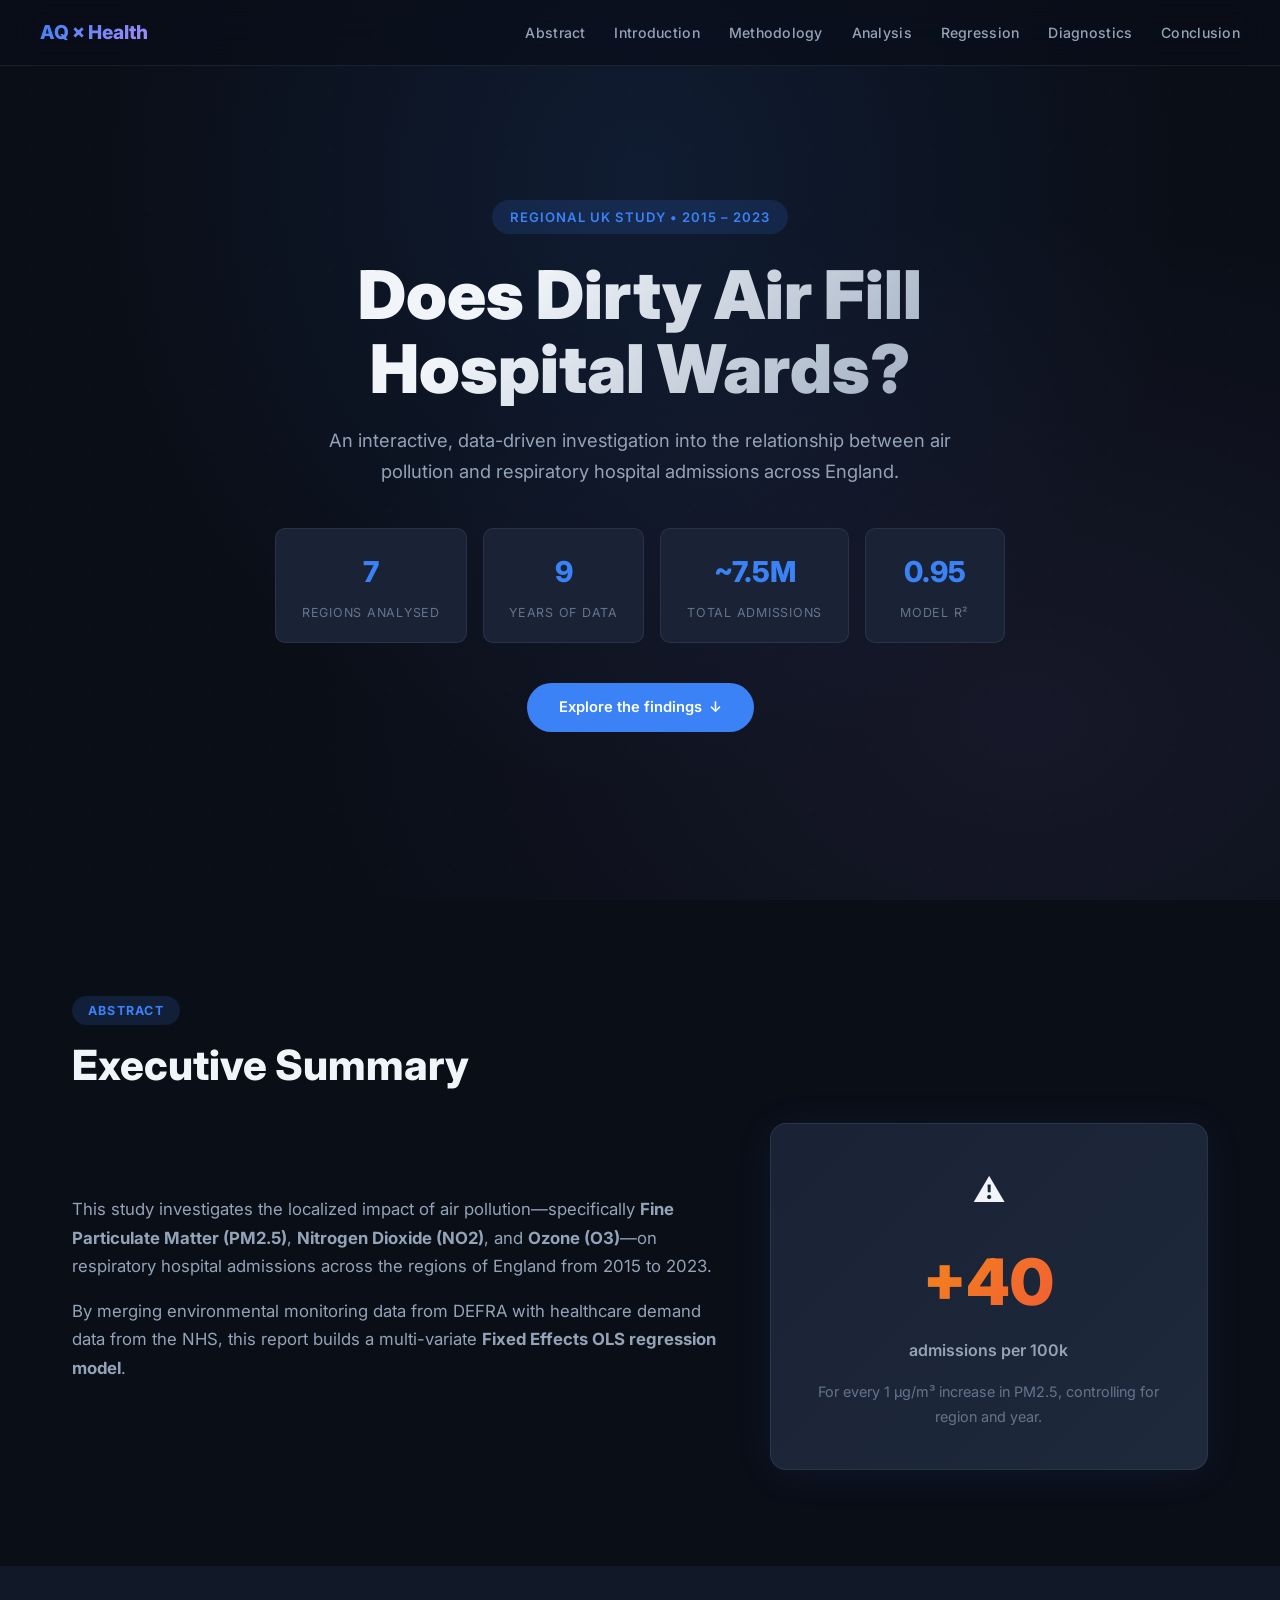
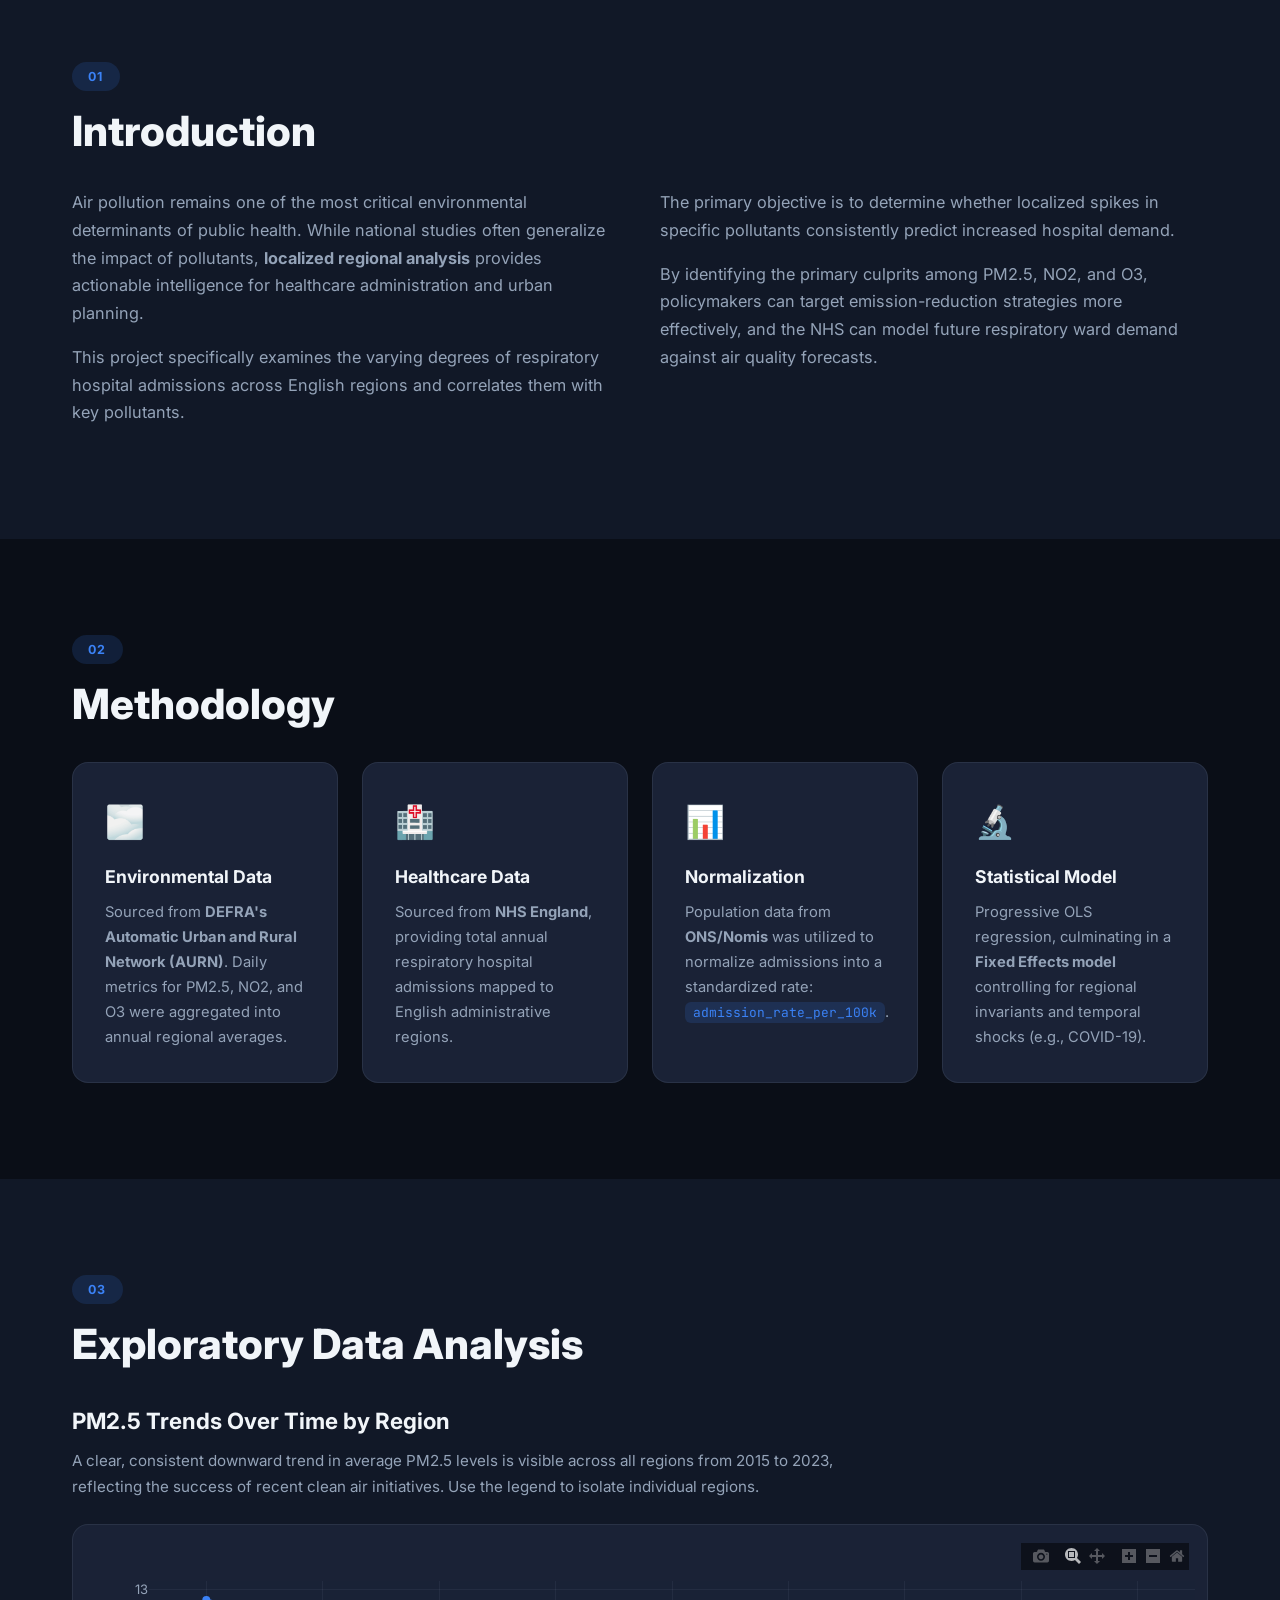
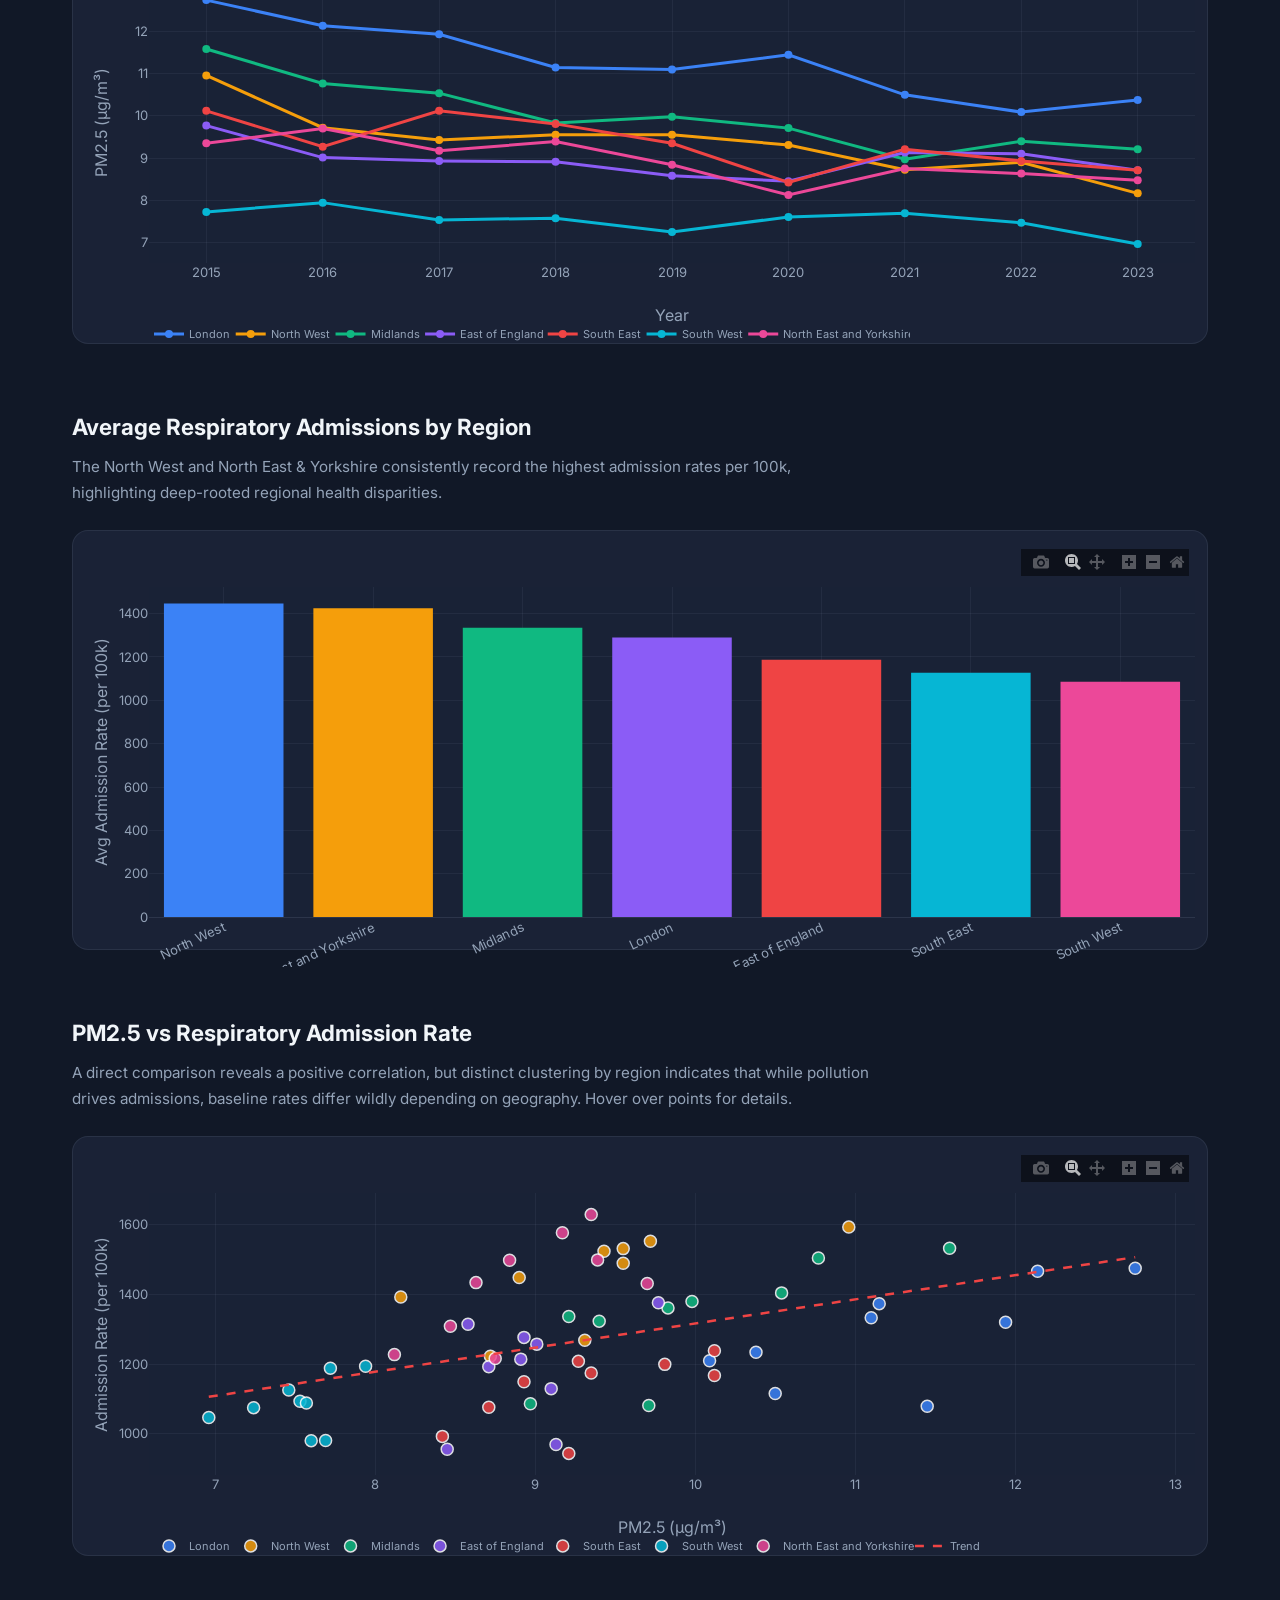
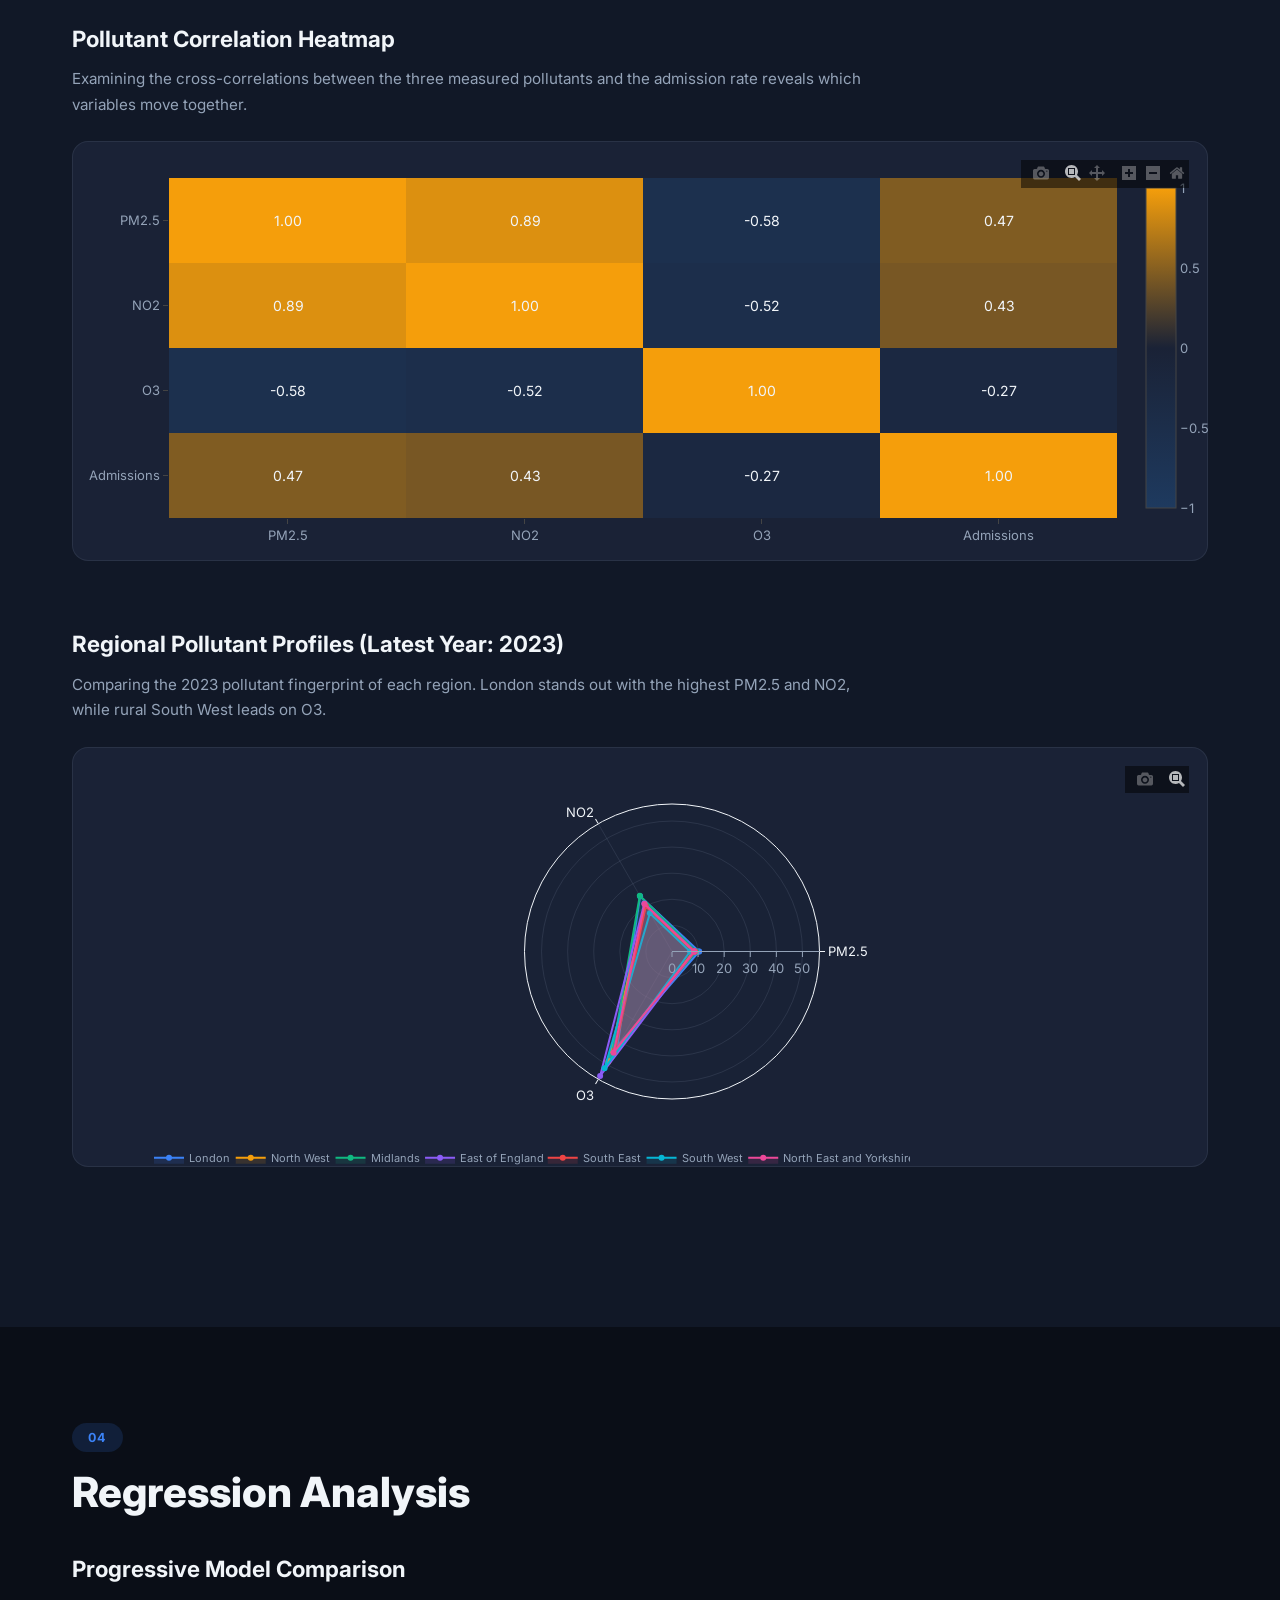
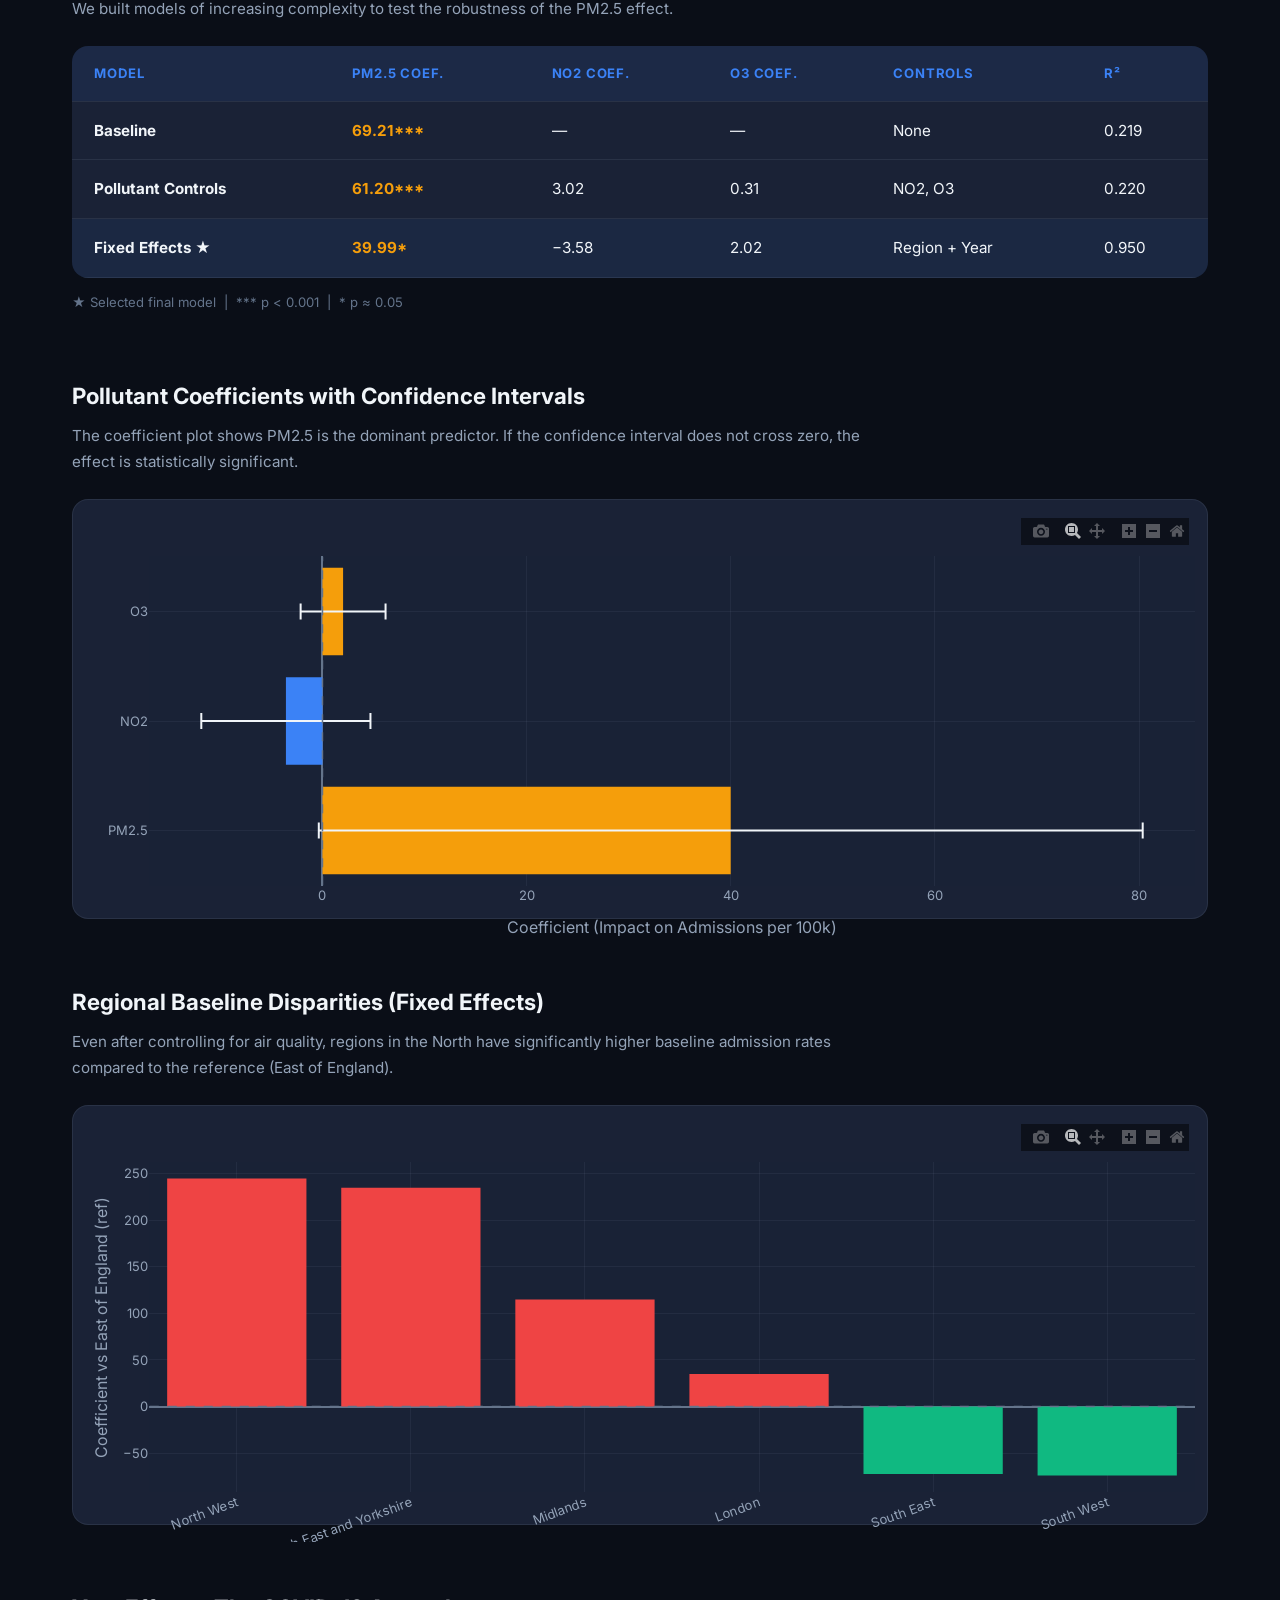
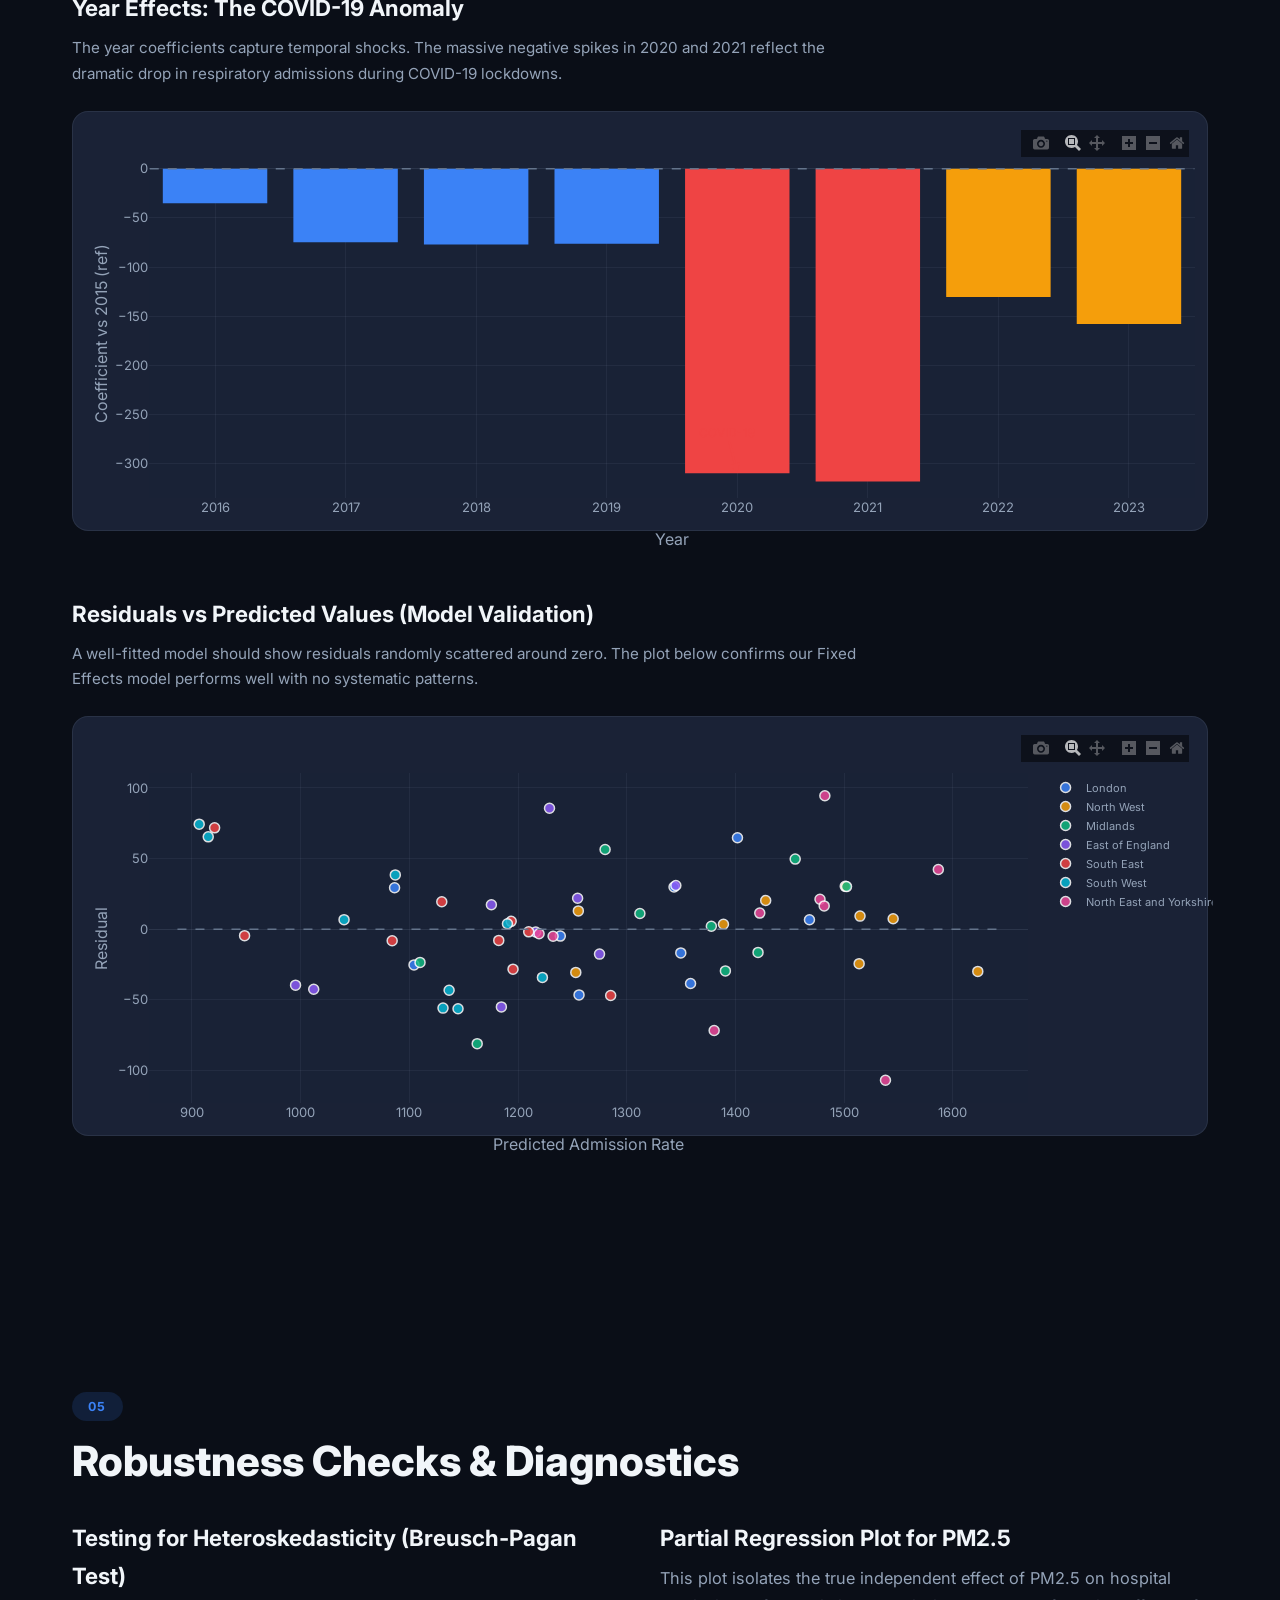
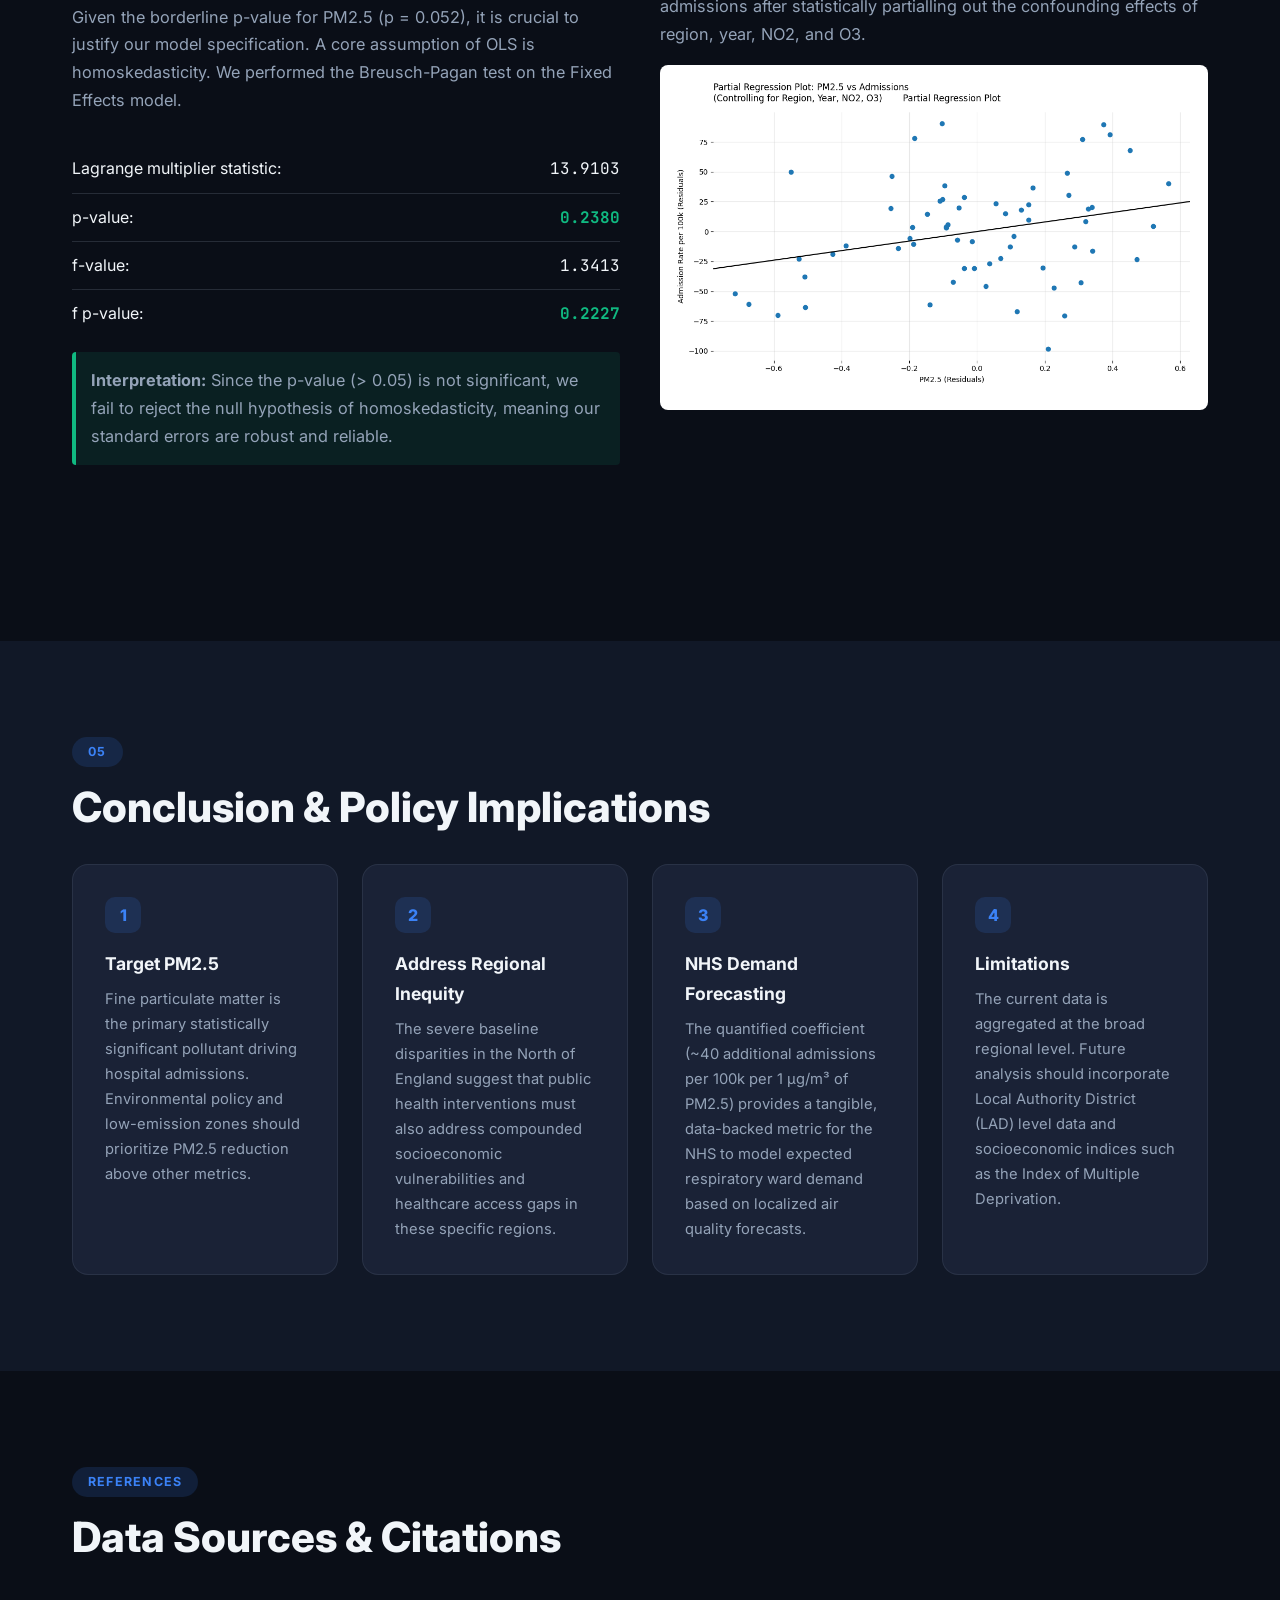
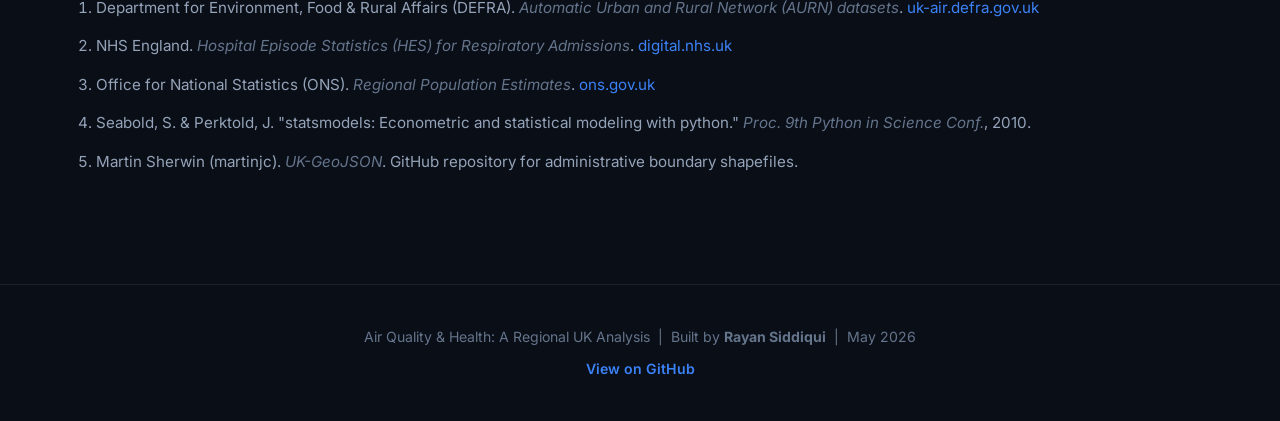
<file: website/index.html>
<!DOCTYPE html>
<html lang="en">
<head>
    <meta charset="UTF-8">
    <meta name="viewport" content="width=device-width, initial-scale=1.0">
    <title>Air Quality & Health: A Regional UK Analysis</title>
    <meta name="description" content="Interactive analysis of UK air pollution and respiratory hospital admissions across English regions (2015-2023).">
    <link rel="preconnect" href="https://fonts.googleapis.com">
    <link href="https://fonts.googleapis.com/css2?family=Inter:wght@300;400;500;600;700;800;900&family=JetBrains+Mono:wght@400;500&display=swap" rel="stylesheet">
    <script src="https://cdn.plot.ly/plotly-2.35.2.min.js"></script>
    <link rel="stylesheet" href="styles.css">
</head>
<body>

<!-- ═══════════════════════ HERO ═══════════════════════ -->
<header id="hero">
    <div class="hero-bg-overlay"></div>
    <nav id="main-nav">
        <div class="nav-brand">AQ&thinsp;×&thinsp;Health</div>
        <ul class="nav-links">
            <li><a href="#abstract">Abstract</a></li>
            <li><a href="#introduction">Introduction</a></li>
            <li><a href="#methodology">Methodology</a></li>
            <li><a href="#eda">Analysis</a></li>
            <li><a href="#regression">Regression</a></li>
            <li><a href="#diagnostics">Diagnostics</a></li>
            <li><a href="#conclusion">Conclusion</a></li>
        </ul>
    </nav>
    <div class="hero-content">
        <p class="hero-kicker">Regional UK Study&nbsp;&bull;&nbsp;2015 – 2023</p>
        <h1>Does Dirty Air Fill<br>Hospital Wards?</h1>
        <p class="hero-sub">An interactive, data-driven investigation into the relationship between air pollution and respiratory hospital admissions across England.</p>
        <div class="hero-stats">
            <div class="stat-card">
                <span class="stat-number" id="stat-regions">7</span>
                <span class="stat-label">Regions Analysed</span>
            </div>
            <div class="stat-card">
                <span class="stat-number" id="stat-years">9</span>
                <span class="stat-label">Years of Data</span>
            </div>
            <div class="stat-card">
                <span class="stat-number" id="stat-admissions">~7.5M</span>
                <span class="stat-label">Total Admissions</span>
            </div>
            <div class="stat-card">
                <span class="stat-number" id="stat-rsq">0.95</span>
                <span class="stat-label">Model R²</span>
            </div>
        </div>
        <a href="#abstract" class="scroll-cta">Explore the findings&ensp;↓</a>
    </div>
</header>

<!-- ═══════════════════════ ABSTRACT ═══════════════════════ -->
<section id="abstract" class="section">
    <div class="container">
        <div class="section-badge">Abstract</div>
        <h2>Executive Summary</h2>
        <div class="abstract-grid">
            <div class="abstract-text">
                <p>This study investigates the localized impact of air pollution—specifically <strong>Fine Particulate Matter (PM2.5)</strong>, <strong>Nitrogen Dioxide (NO2)</strong>, and <strong>Ozone (O3)</strong>—on respiratory hospital admissions across the regions of England from 2015 to 2023.</p>
                <p>By merging environmental monitoring data from DEFRA with healthcare demand data from the NHS, this report builds a multi-variate <strong>Fixed Effects OLS regression model</strong>.</p>
            </div>
            <div class="key-finding-card">
                <div class="finding-icon">⚠</div>
                <div class="finding-number">+40</div>
                <div class="finding-unit">admissions per 100k</div>
                <div class="finding-desc">For every 1 μg/m³ increase in PM2.5, controlling for region and year.</div>
            </div>
        </div>
    </div>
</section>

<!-- ═══════════════════════ INTRODUCTION ═══════════════════════ -->
<section id="introduction" class="section section-dark">
    <div class="container">
        <div class="section-badge">01</div>
        <h2>Introduction</h2>
        <div class="two-col">
            <div>
                <p>Air pollution remains one of the most critical environmental determinants of public health. While national studies often generalize the impact of pollutants, <strong>localized regional analysis</strong> provides actionable intelligence for healthcare administration and urban planning.</p>
                <p>This project specifically examines the varying degrees of respiratory hospital admissions across English regions and correlates them with key pollutants.</p>
            </div>
            <div>
                <p>The primary objective is to determine whether localized spikes in specific pollutants consistently predict increased hospital demand.</p>
                <p>By identifying the primary culprits among PM2.5, NO2, and O3, policymakers can target emission-reduction strategies more effectively, and the NHS can model future respiratory ward demand against air quality forecasts.</p>
            </div>
        </div>
    </div>
</section>

<!-- ═══════════════════════ METHODOLOGY ═══════════════════════ -->
<section id="methodology" class="section">
    <div class="container">
        <div class="section-badge">02</div>
        <h2>Methodology</h2>
        <div class="method-cards">
            <div class="method-card">
                <div class="method-icon">🌫️</div>
                <h3>Environmental Data</h3>
                <p>Sourced from <strong>DEFRA's Automatic Urban and Rural Network (AURN)</strong>. Daily metrics for PM2.5, NO2, and O3 were aggregated into annual regional averages.</p>
            </div>
            <div class="method-card">
                <div class="method-icon">🏥</div>
                <h3>Healthcare Data</h3>
                <p>Sourced from <strong>NHS England</strong>, providing total annual respiratory hospital admissions mapped to English administrative regions.</p>
            </div>
            <div class="method-card">
                <div class="method-icon">📊</div>
                <h3>Normalization</h3>
                <p>Population data from <strong>ONS/Nomis</strong> was utilized to normalize admissions into a standardized rate: <code>admission_rate_per_100k</code>.</p>
            </div>
            <div class="method-card">
                <div class="method-icon">🔬</div>
                <h3>Statistical Model</h3>
                <p>Progressive OLS regression, culminating in a <strong>Fixed Effects model</strong> controlling for regional invariants and temporal shocks (e.g., COVID-19).</p>
            </div>
        </div>
    </div>
</section>

<!-- ═══════════════════════ EDA ═══════════════════════ -->
<section id="eda" class="section section-dark">
    <div class="container">
        <div class="section-badge">03</div>
        <h2>Exploratory Data Analysis</h2>

        <!-- Time Series -->
        <div class="chart-block">
            <h3>PM2.5 Trends Over Time by Region</h3>
            <p class="chart-desc">A clear, consistent downward trend in average PM2.5 levels is visible across all regions from 2015 to 2023, reflecting the success of recent clean air initiatives. Use the legend to isolate individual regions.</p>
            <div id="chart-timeseries" class="chart-container"></div>
        </div>

        <!-- Bar Chart: Avg Admissions -->
        <div class="chart-block">
            <h3>Average Respiratory Admissions by Region</h3>
            <p class="chart-desc">The North West and North East &amp; Yorkshire consistently record the highest admission rates per 100k, highlighting deep-rooted regional health disparities.</p>
            <div id="chart-bar-admissions" class="chart-container"></div>
        </div>

        <!-- Scatter Plot -->
        <div class="chart-block">
            <h3>PM2.5 vs Respiratory Admission Rate</h3>
            <p class="chart-desc">A direct comparison reveals a positive correlation, but distinct clustering by region indicates that while pollution drives admissions, baseline rates differ wildly depending on geography. Hover over points for details.</p>
            <div id="chart-scatter" class="chart-container"></div>
        </div>

        <!-- Heatmap -->
        <div class="chart-block">
            <h3>Pollutant Correlation Heatmap</h3>
            <p class="chart-desc">Examining the cross-correlations between the three measured pollutants and the admission rate reveals which variables move together.</p>
            <div id="chart-heatmap" class="chart-container"></div>
        </div>

        <!-- Multi-pollutant radar -->
        <div class="chart-block">
            <h3>Regional Pollutant Profiles (Latest Year: 2023)</h3>
            <p class="chart-desc">Comparing the 2023 pollutant fingerprint of each region. London stands out with the highest PM2.5 and NO2, while rural South West leads on O3.</p>
            <div id="chart-radar" class="chart-container"></div>
        </div>
    </div>
</section>

<!-- ═══════════════════════ REGRESSION ═══════════════════════ -->
<section id="regression" class="section">
    <div class="container">
        <div class="section-badge">04</div>
        <h2>Regression Analysis</h2>

        <!-- Model comparison table -->
        <div class="chart-block">
            <h3>Progressive Model Comparison</h3>
            <p class="chart-desc">We built models of increasing complexity to test the robustness of the PM2.5 effect.</p>
            <div class="table-wrapper">
                <table id="model-table">
                    <thead>
                        <tr>
                            <th>Model</th>
                            <th>PM2.5 Coef.</th>
                            <th>NO2 Coef.</th>
                            <th>O3 Coef.</th>
                            <th>Controls</th>
                            <th>R²</th>
                        </tr>
                    </thead>
                    <tbody>
                        <tr>
                            <td><strong>Baseline</strong></td>
                            <td class="coef-positive">69.21***</td>
                            <td>—</td>
                            <td>—</td>
                            <td>None</td>
                            <td>0.219</td>
                        </tr>
                        <tr>
                            <td><strong>Pollutant Controls</strong></td>
                            <td class="coef-positive">61.20***</td>
                            <td>3.02</td>
                            <td>0.31</td>
                            <td>NO2, O3</td>
                            <td>0.220</td>
                        </tr>
                        <tr class="highlight-row">
                            <td><strong>Fixed Effects ★</strong></td>
                            <td class="coef-positive">39.99*</td>
                            <td>−3.58</td>
                            <td>2.02</td>
                            <td>Region + Year</td>
                            <td>0.950</td>
                        </tr>
                    </tbody>
                </table>
            </div>
            <p class="table-note">★ Selected final model &nbsp;|&nbsp; *** p &lt; 0.001 &nbsp;|&nbsp; * p ≈ 0.05</p>
        </div>

        <!-- Coefficient plot -->
        <div class="chart-block">
            <h3>Pollutant Coefficients with Confidence Intervals</h3>
            <p class="chart-desc">The coefficient plot shows PM2.5 is the dominant predictor. If the confidence interval does not cross zero, the effect is statistically significant.</p>
            <div id="chart-coefficients" class="chart-container"></div>
        </div>

        <!-- Region fixed effects -->
        <div class="chart-block">
            <h3>Regional Baseline Disparities (Fixed Effects)</h3>
            <p class="chart-desc">Even after controlling for air quality, regions in the North have significantly higher baseline admission rates compared to the reference (East of England).</p>
            <div id="chart-region-fe" class="chart-container"></div>
        </div>

        <!-- Year fixed effects -->
        <div class="chart-block">
            <h3>Year Effects: The COVID-19 Anomaly</h3>
            <p class="chart-desc">The year coefficients capture temporal shocks. The massive negative spikes in 2020 and 2021 reflect the dramatic drop in respiratory admissions during COVID-19 lockdowns.</p>
            <div id="chart-year-fe" class="chart-container"></div>
        </div>

        <!-- Residuals -->
        <div class="chart-block">
            <h3>Residuals vs Predicted Values (Model Validation)</h3>
            <p class="chart-desc">A well-fitted model should show residuals randomly scattered around zero. The plot below confirms our Fixed Effects model performs well with no systematic patterns.</p>
            <div id="chart-residuals" class="chart-container"></div>
        </div>
    </div>
</section>

<!-- ═══════════════════════ DIAGNOSTICS ═══════════════════════ -->
<section id="diagnostics" class="section">
    <div class="container">
        <div class="section-badge">05</div>
        <h2>Robustness Checks &amp; Diagnostics</h2>
        <div class="two-col">
            <div class="chart-block">
                <h3>Testing for Heteroskedasticity (Breusch-Pagan Test)</h3>
                <p class="chart-desc">Given the borderline p-value for PM2.5 (p = 0.052), it is crucial to justify our model specification. A core assumption of OLS is homoskedasticity. We performed the Breusch-Pagan test on the Fixed Effects model.</p>
                <div class="table-wrapper">
                    <table style="width:100%; border-collapse: collapse; margin-top: 15px;">
                        <tbody>
                            <tr style="border-bottom: 1px solid rgba(148,163,184,0.2);">
                                <td style="padding: 10px 0; color: #f1f5f9;">Lagrange multiplier statistic:</td>
                                <td style="padding: 10px 0; text-align: right; font-family: 'JetBrains Mono', monospace;">13.9103</td>
                            </tr>
                            <tr style="border-bottom: 1px solid rgba(148,163,184,0.2);">
                                <td style="padding: 10px 0; color: #f1f5f9;">p-value:</td>
                                <td style="padding: 10px 0; text-align: right; font-family: 'JetBrains Mono', monospace; font-weight: bold; color: #10b981;">0.2380</td>
                            </tr>
                            <tr style="border-bottom: 1px solid rgba(148,163,184,0.2);">
                                <td style="padding: 10px 0; color: #f1f5f9;">f-value:</td>
                                <td style="padding: 10px 0; text-align: right; font-family: 'JetBrains Mono', monospace;">1.3413</td>
                            </tr>
                            <tr>
                                <td style="padding: 10px 0; color: #f1f5f9;">f p-value:</td>
                                <td style="padding: 10px 0; text-align: right; font-family: 'JetBrains Mono', monospace; font-weight: bold; color: #10b981;">0.2227</td>
                            </tr>
                        </tbody>
                    </table>
                </div>
                <p style="margin-top: 15px; padding: 15px; background: rgba(16, 185, 129, 0.1); border-left: 4px solid #10b981; border-radius: 4px;">
                    <strong>Interpretation:</strong> Since the p-value (> 0.05) is not significant, we fail to reject the null hypothesis of homoskedasticity, meaning our standard errors are robust and reliable.
                </p>
            </div>

            <div class="chart-block">
                <h3>Partial Regression Plot for PM2.5</h3>
                <p class="chart-desc">This plot isolates the true independent effect of PM2.5 on hospital admissions after statistically partialling out the confounding effects of region, year, NO2, and O3.</p>
                <div style="background: white; padding: 10px; border-radius: 8px; margin-top: 15px; text-align: center;">
                    <img src="images/partial_regression.png" alt="Partial Regression Plot for PM2.5" style="max-width: 100%; height: auto; border-radius: 4px;">
                </div>
            </div>
        </div>
    </div>
</section>

<!-- ═══════════════════════ CONCLUSION ═══════════════════════ -->
<section id="conclusion" class="section section-dark">
    <div class="container">
        <div class="section-badge">05</div>
        <h2>Conclusion &amp; Policy Implications</h2>
        <div class="conclusion-grid">
            <div class="conclusion-card">
                <div class="conclusion-num">1</div>
                <h3>Target PM2.5</h3>
                <p>Fine particulate matter is the primary statistically significant pollutant driving hospital admissions. Environmental policy and low-emission zones should prioritize PM2.5 reduction above other metrics.</p>
            </div>
            <div class="conclusion-card">
                <div class="conclusion-num">2</div>
                <h3>Address Regional Inequity</h3>
                <p>The severe baseline disparities in the North of England suggest that public health interventions must also address compounded socioeconomic vulnerabilities and healthcare access gaps in these specific regions.</p>
            </div>
            <div class="conclusion-card">
                <div class="conclusion-num">3</div>
                <h3>NHS Demand Forecasting</h3>
                <p>The quantified coefficient (~40 additional admissions per 100k per 1 μg/m³ of PM2.5) provides a tangible, data-backed metric for the NHS to model expected respiratory ward demand based on localized air quality forecasts.</p>
            </div>
            <div class="conclusion-card">
                <div class="conclusion-num">4</div>
                <h3>Limitations</h3>
                <p>The current data is aggregated at the broad regional level. Future analysis should incorporate Local Authority District (LAD) level data and socioeconomic indices such as the Index of Multiple Deprivation.</p>
            </div>
        </div>
    </div>
</section>

<!-- ═══════════════════════ REFERENCES ═══════════════════════ -->
<section id="references" class="section">
    <div class="container">
        <div class="section-badge">References</div>
        <h2>Data Sources &amp; Citations</h2>
        <ol class="ref-list">
            <li>Department for Environment, Food &amp; Rural Affairs (DEFRA). <em>Automatic Urban and Rural Network (AURN) datasets</em>. <a href="https://uk-air.defra.gov.uk/" target="_blank">uk-air.defra.gov.uk</a></li>
            <li>NHS England. <em>Hospital Episode Statistics (HES) for Respiratory Admissions</em>. <a href="https://digital.nhs.uk/" target="_blank">digital.nhs.uk</a></li>
            <li>Office for National Statistics (ONS). <em>Regional Population Estimates</em>. <a href="https://www.ons.gov.uk/" target="_blank">ons.gov.uk</a></li>
            <li>Seabold, S. &amp; Perktold, J. "statsmodels: Econometric and statistical modeling with python." <em>Proc. 9th Python in Science Conf.</em>, 2010.</li>
            <li>Martin Sherwin (martinjc). <em>UK-GeoJSON</em>. GitHub repository for administrative boundary shapefiles.</li>
        </ol>
    </div>
</section>

<!-- ═══════════════════════ FOOTER ═══════════════════════ -->
<footer id="footer">
    <div class="container">
        <p>Air Quality &amp; Health: A Regional UK Analysis &nbsp;|&nbsp; Built by <strong>Rayan Siddiqui</strong> &nbsp;|&nbsp; May 2026</p>
        <p class="footer-links"><a href="https://github.com/Mo-Rayan-Siddiqui/Air-Quality-Health-A-Regional-UK-Analysis" target="_blank">View on GitHub</a></p>
    </div>
</footer>

<script src="app.js"></script>
</body>
</html>
</file>
<file: website/styles.css>
/* ═══════════════════════════════════════════════════════
   AIR QUALITY & HEALTH — WEBSITE STYLES
   ═══════════════════════════════════════════════════════ */

:root {
    --bg-primary: #0a0e17;
    --bg-secondary: #111827;
    --bg-card: #1a2236;
    --bg-card-hover: #1f2a42;
    --accent: #3b82f6;
    --accent-soft: rgba(59, 130, 246, 0.15);
    --accent-glow: rgba(59, 130, 246, 0.35);
    --accent-warm: #f59e0b;
    --accent-red: #ef4444;
    --accent-green: #10b981;
    --text-primary: #f1f5f9;
    --text-secondary: #94a3b8;
    --text-muted: #64748b;
    --border: rgba(148, 163, 184, 0.12);
    --radius: 16px;
    --radius-sm: 10px;
    --transition: 0.3s cubic-bezier(0.4, 0, 0.2, 1);
}

*, *::before, *::after { box-sizing: border-box; margin: 0; padding: 0; }

html { scroll-behavior: smooth; font-size: 16px; }

body {
    font-family: 'Inter', -apple-system, BlinkMacSystemFont, sans-serif;
    background: var(--bg-primary);
    color: var(--text-primary);
    line-height: 1.7;
    overflow-x: hidden;
}

a { color: var(--accent); text-decoration: none; transition: color var(--transition); }
a:hover { color: #60a5fa; }

code {
    font-family: 'JetBrains Mono', monospace;
    background: var(--accent-soft);
    padding: 2px 8px;
    border-radius: 6px;
    font-size: 0.88em;
    color: var(--accent);
}

.container { max-width: 1200px; margin: 0 auto; padding: 0 2rem; }

/* ═══════════════════════ NAVIGATION ═══════════════════════ */
#main-nav {
    position: fixed; top: 0; left: 0; width: 100%; z-index: 1000;
    display: flex; align-items: center; justify-content: space-between;
    padding: 1rem 2.5rem;
    background: rgba(10, 14, 23, 0.7);
    backdrop-filter: blur(20px) saturate(1.4);
    border-bottom: 1px solid var(--border);
    transition: background var(--transition);
}
.nav-brand {
    font-weight: 800; font-size: 1.2rem;
    background: linear-gradient(135deg, var(--accent), #a78bfa);
    -webkit-background-clip: text; -webkit-text-fill-color: transparent;
}
.nav-links { list-style: none; display: flex; gap: 1.8rem; }
.nav-links a {
    color: var(--text-secondary); font-size: 0.88rem; font-weight: 500;
    letter-spacing: 0.02em; transition: color var(--transition);
}
.nav-links a:hover { color: var(--text-primary); }

/* ═══════════════════════ HERO ═══════════════════════ */
#hero {
    position: relative; min-height: 100vh;
    display: flex; flex-direction: column; align-items: center; justify-content: center;
    text-align: center; padding: 6rem 2rem 4rem;
    background: radial-gradient(ellipse at 50% 20%, rgba(59, 130, 246, 0.12) 0%, transparent 60%),
                radial-gradient(ellipse at 80% 80%, rgba(167, 139, 250, 0.08) 0%, transparent 50%),
                var(--bg-primary);
}
.hero-bg-overlay {
    position: absolute; inset: 0; z-index: 0;
    background: url("data:image/svg+xml,%3Csvg xmlns='http://www.w3.org/2000/svg' width='60' height='60'%3E%3Ccircle cx='30' cy='30' r='0.6' fill='rgba(148,163,184,0.12)'/%3E%3C/svg%3E");
}
.hero-content { position: relative; z-index: 1; max-width: 860px; }
.hero-kicker {
    display: inline-block; padding: 6px 18px; border-radius: 999px;
    background: var(--accent-soft); color: var(--accent);
    font-size: 0.82rem; font-weight: 600; letter-spacing: 0.08em; text-transform: uppercase;
    margin-bottom: 1.5rem;
}
#hero h1 {
    font-size: clamp(2.4rem, 6vw, 4.2rem); font-weight: 900; line-height: 1.1;
    background: linear-gradient(135deg, #f1f5f9 30%, #94a3b8 100%);
    -webkit-background-clip: text; -webkit-text-fill-color: transparent;
    margin-bottom: 1.2rem;
}
.hero-sub { font-size: 1.15rem; color: var(--text-secondary); max-width: 640px; margin: 0 auto 2.5rem; }

.hero-stats { display: flex; gap: 1rem; justify-content: center; flex-wrap: wrap; margin-bottom: 2.5rem; }
.stat-card {
    background: var(--bg-card); border: 1px solid var(--border); border-radius: var(--radius-sm);
    padding: 1.2rem 1.6rem; min-width: 140px; text-align: center;
    transition: transform var(--transition), border-color var(--transition);
}
.stat-card:hover { transform: translateY(-4px); border-color: var(--accent); }
.stat-number { display: block; font-size: 1.8rem; font-weight: 800; color: var(--accent); }
.stat-label { display: block; font-size: 0.78rem; color: var(--text-muted); margin-top: 0.3rem; text-transform: uppercase; letter-spacing: 0.06em; }

.scroll-cta {
    display: inline-block; padding: 12px 32px; border-radius: 999px;
    background: var(--accent); color: #fff; font-weight: 600; font-size: 0.92rem;
    transition: transform var(--transition), box-shadow var(--transition);
}
.scroll-cta:hover { transform: translateY(-2px); box-shadow: 0 8px 30px var(--accent-glow); color: #fff; }

/* ═══════════════════════ SECTIONS ═══════════════════════ */
.section { padding: 6rem 0; }
.section-dark { background: var(--bg-secondary); }

.section-badge {
    display: inline-block; padding: 4px 16px; border-radius: 999px;
    background: var(--accent-soft); color: var(--accent);
    font-size: 0.78rem; font-weight: 700; letter-spacing: 0.1em; text-transform: uppercase;
    margin-bottom: 1rem;
}

.section h2 {
    font-size: clamp(1.8rem, 4vw, 2.6rem); font-weight: 800; margin-bottom: 2rem;
    line-height: 1.2;
}

/* ═══════════════════════ ABSTRACT ═══════════════════════ */
.abstract-grid { display: grid; grid-template-columns: 1.2fr 0.8fr; gap: 2.5rem; align-items: center; }
.abstract-text p { color: var(--text-secondary); margin-bottom: 1rem; font-size: 1.05rem; }
.key-finding-card {
    background: linear-gradient(135deg, var(--bg-card), #1e293b);
    border: 1px solid var(--border); border-radius: var(--radius);
    padding: 2.5rem; text-align: center;
    box-shadow: 0 4px 40px rgba(59, 130, 246, 0.08);
}
.finding-icon { font-size: 2rem; margin-bottom: 0.6rem; }
.finding-number {
    font-size: 4rem; font-weight: 900;
    background: linear-gradient(135deg, var(--accent-warm), var(--accent-red));
    -webkit-background-clip: text; -webkit-text-fill-color: transparent;
}
.finding-unit { font-size: 1rem; font-weight: 600; color: var(--text-secondary); margin-bottom: 1rem; }
.finding-desc { font-size: 0.9rem; color: var(--text-muted); }

/* ═══════════════════════ TWO COL ═══════════════════════ */
.two-col { display: grid; grid-template-columns: 1fr 1fr; gap: 2.5rem; }
.two-col p { color: var(--text-secondary); margin-bottom: 1rem; font-size: 1.02rem; }

/* ═══════════════════════ METHOD CARDS ═══════════════════════ */
.method-cards { display: grid; grid-template-columns: repeat(auto-fit, minmax(240px, 1fr)); gap: 1.5rem; }
.method-card {
    background: var(--bg-card); border: 1px solid var(--border); border-radius: var(--radius);
    padding: 2rem;
    transition: transform var(--transition), border-color var(--transition), box-shadow var(--transition);
}
.method-card:hover { transform: translateY(-6px); border-color: var(--accent); box-shadow: 0 8px 40px rgba(59, 130, 246, 0.1); }
.method-icon { font-size: 2rem; margin-bottom: 0.8rem; }
.method-card h3 { font-size: 1.1rem; margin-bottom: 0.5rem; }
.method-card p { font-size: 0.92rem; color: var(--text-secondary); }

/* ═══════════════════════ CHARTS ═══════════════════════ */
.chart-block { margin-bottom: 4rem; }
.chart-block h3 { font-size: 1.4rem; font-weight: 700; margin-bottom: 0.5rem; }
.chart-desc { font-size: 0.95rem; color: var(--text-secondary); margin-bottom: 1.5rem; max-width: 800px; }
.chart-container {
    background: var(--bg-card); border: 1px solid var(--border); border-radius: var(--radius);
    padding: 1rem; min-height: 420px;
}

/* ═══════════════════════ TABLE ═══════════════════════ */
.table-wrapper { overflow-x: auto; margin-bottom: 0.8rem; }
#model-table {
    width: 100%; border-collapse: collapse;
    background: var(--bg-card); border-radius: var(--radius); overflow: hidden;
}
#model-table th, #model-table td { padding: 1rem 1.4rem; text-align: left; border-bottom: 1px solid var(--border); }
#model-table th { background: rgba(59, 130, 246, 0.08); color: var(--accent); font-size: 0.82rem; text-transform: uppercase; letter-spacing: 0.06em; font-weight: 700; }
#model-table td { font-size: 0.95rem; }
.coef-positive { color: var(--accent-warm); font-weight: 700; }
.highlight-row { background: rgba(59, 130, 246, 0.06); }
.table-note { font-size: 0.82rem; color: var(--text-muted); }

/* ═══════════════════════ CONCLUSION ═══════════════════════ */
.conclusion-grid { display: grid; grid-template-columns: repeat(auto-fit, minmax(260px, 1fr)); gap: 1.5rem; }
.conclusion-card {
    background: var(--bg-card); border: 1px solid var(--border); border-radius: var(--radius);
    padding: 2rem;
    transition: transform var(--transition), border-color var(--transition);
}
.conclusion-card:hover { transform: translateY(-4px); border-color: var(--accent); }
.conclusion-num {
    display: inline-flex; align-items: center; justify-content: center;
    width: 36px; height: 36px; border-radius: 10px;
    background: var(--accent-soft); color: var(--accent); font-weight: 800; font-size: 1rem;
    margin-bottom: 1rem;
}
.conclusion-card h3 { font-size: 1.1rem; margin-bottom: 0.5rem; }
.conclusion-card p { font-size: 0.92rem; color: var(--text-secondary); }

/* ═══════════════════════ REFERENCES ═══════════════════════ */
.ref-list { padding-left: 1.5rem; }
.ref-list li { margin-bottom: 0.8rem; font-size: 0.95rem; color: var(--text-secondary); }
.ref-list em { color: var(--text-muted); }

/* ═══════════════════════ FOOTER ═══════════════════════ */
#footer {
    padding: 2.5rem 0; text-align: center;
    border-top: 1px solid var(--border);
}
#footer p { font-size: 0.88rem; color: var(--text-muted); }
.footer-links { margin-top: 0.5rem; }
.footer-links a { color: var(--accent); font-weight: 600; }

/* ═══════════════════════ RESPONSIVE ═══════════════════════ */
@media (max-width: 768px) {
    .nav-links { display: none; }
    .abstract-grid { grid-template-columns: 1fr; }
    .two-col { grid-template-columns: 1fr; }
    .hero-stats { gap: 0.6rem; }
    .stat-card { min-width: 110px; padding: 0.8rem 1rem; }
    .stat-number { font-size: 1.4rem; }
    .container { padding: 0 1.2rem; }
}

/* ═══════════════════════ ANIMATIONS ═══════════════════════ */
@keyframes fadeInUp {
    from { opacity: 0; transform: translateY(30px); }
    to { opacity: 1; transform: translateY(0); }
}
.section { animation: fadeInUp 0.6s ease-out; }
/* trigger deploy */
/* trigger deploy 2 */
</file>
